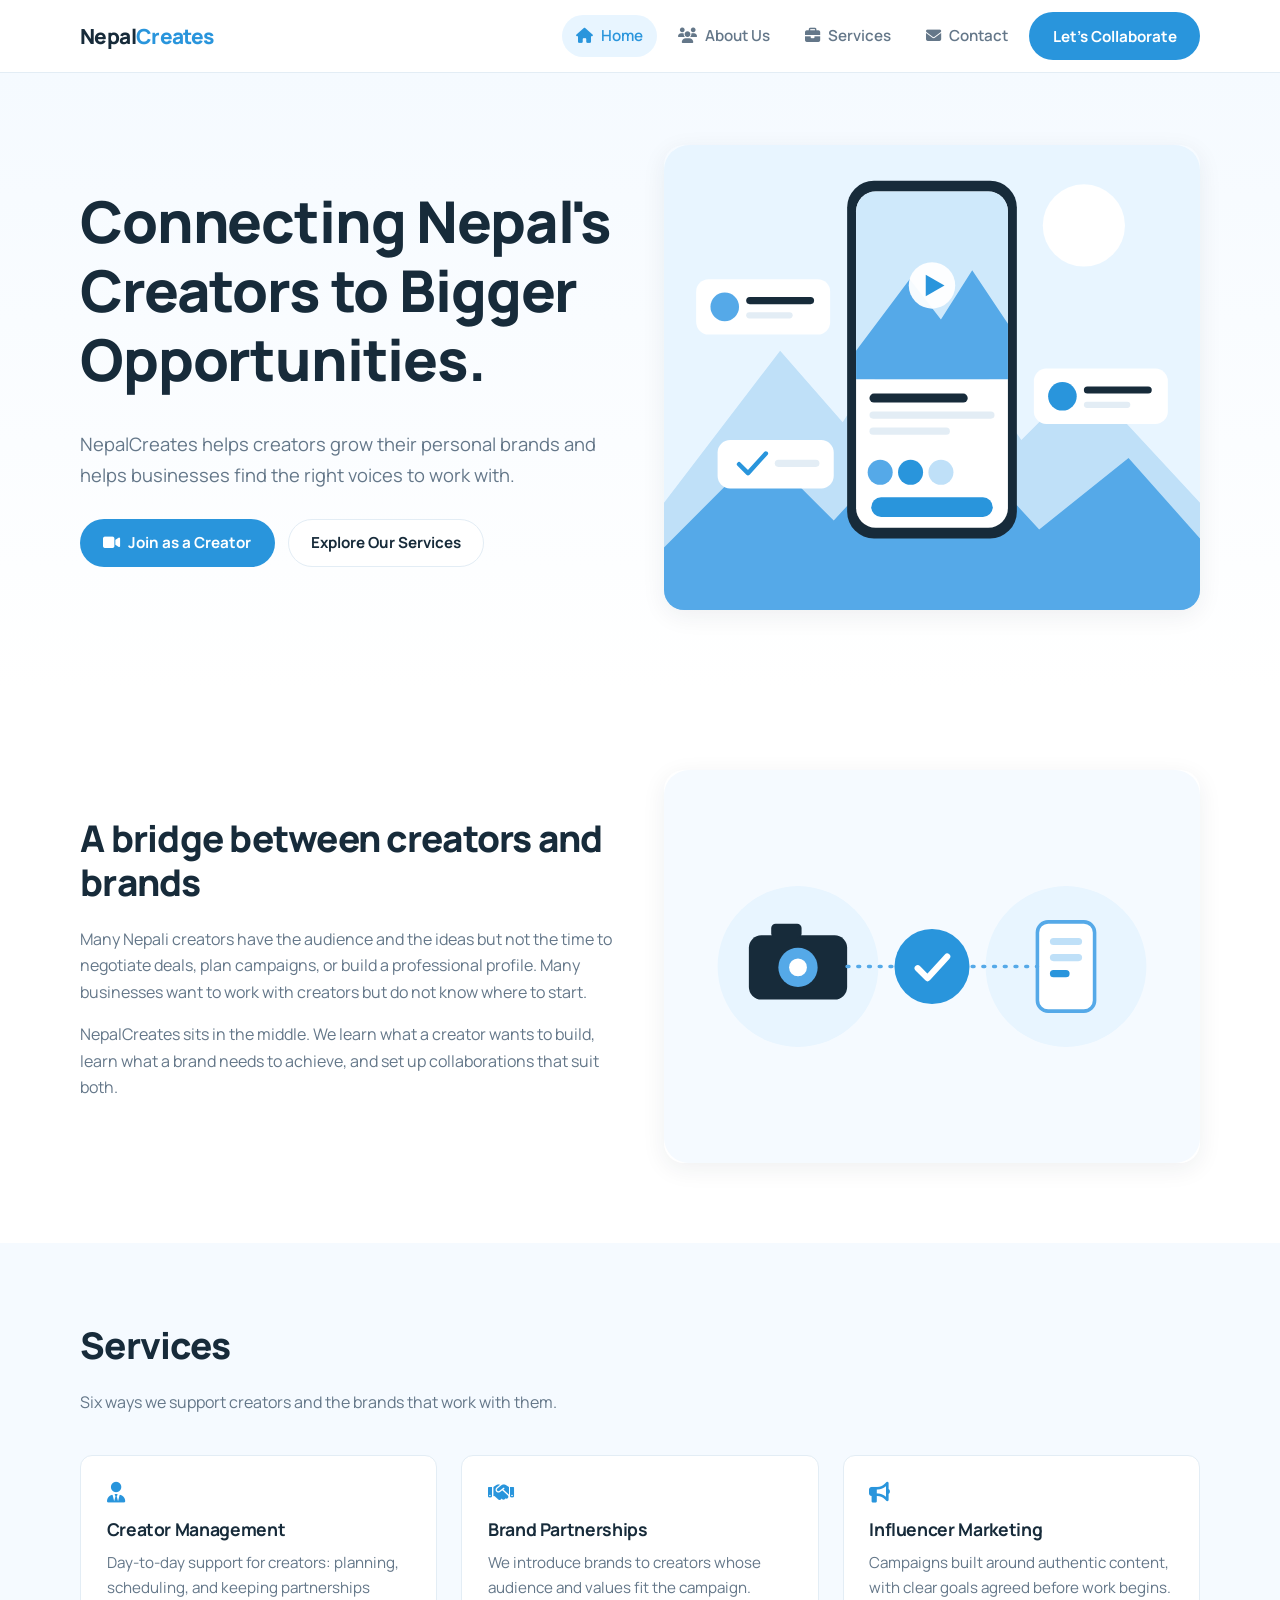
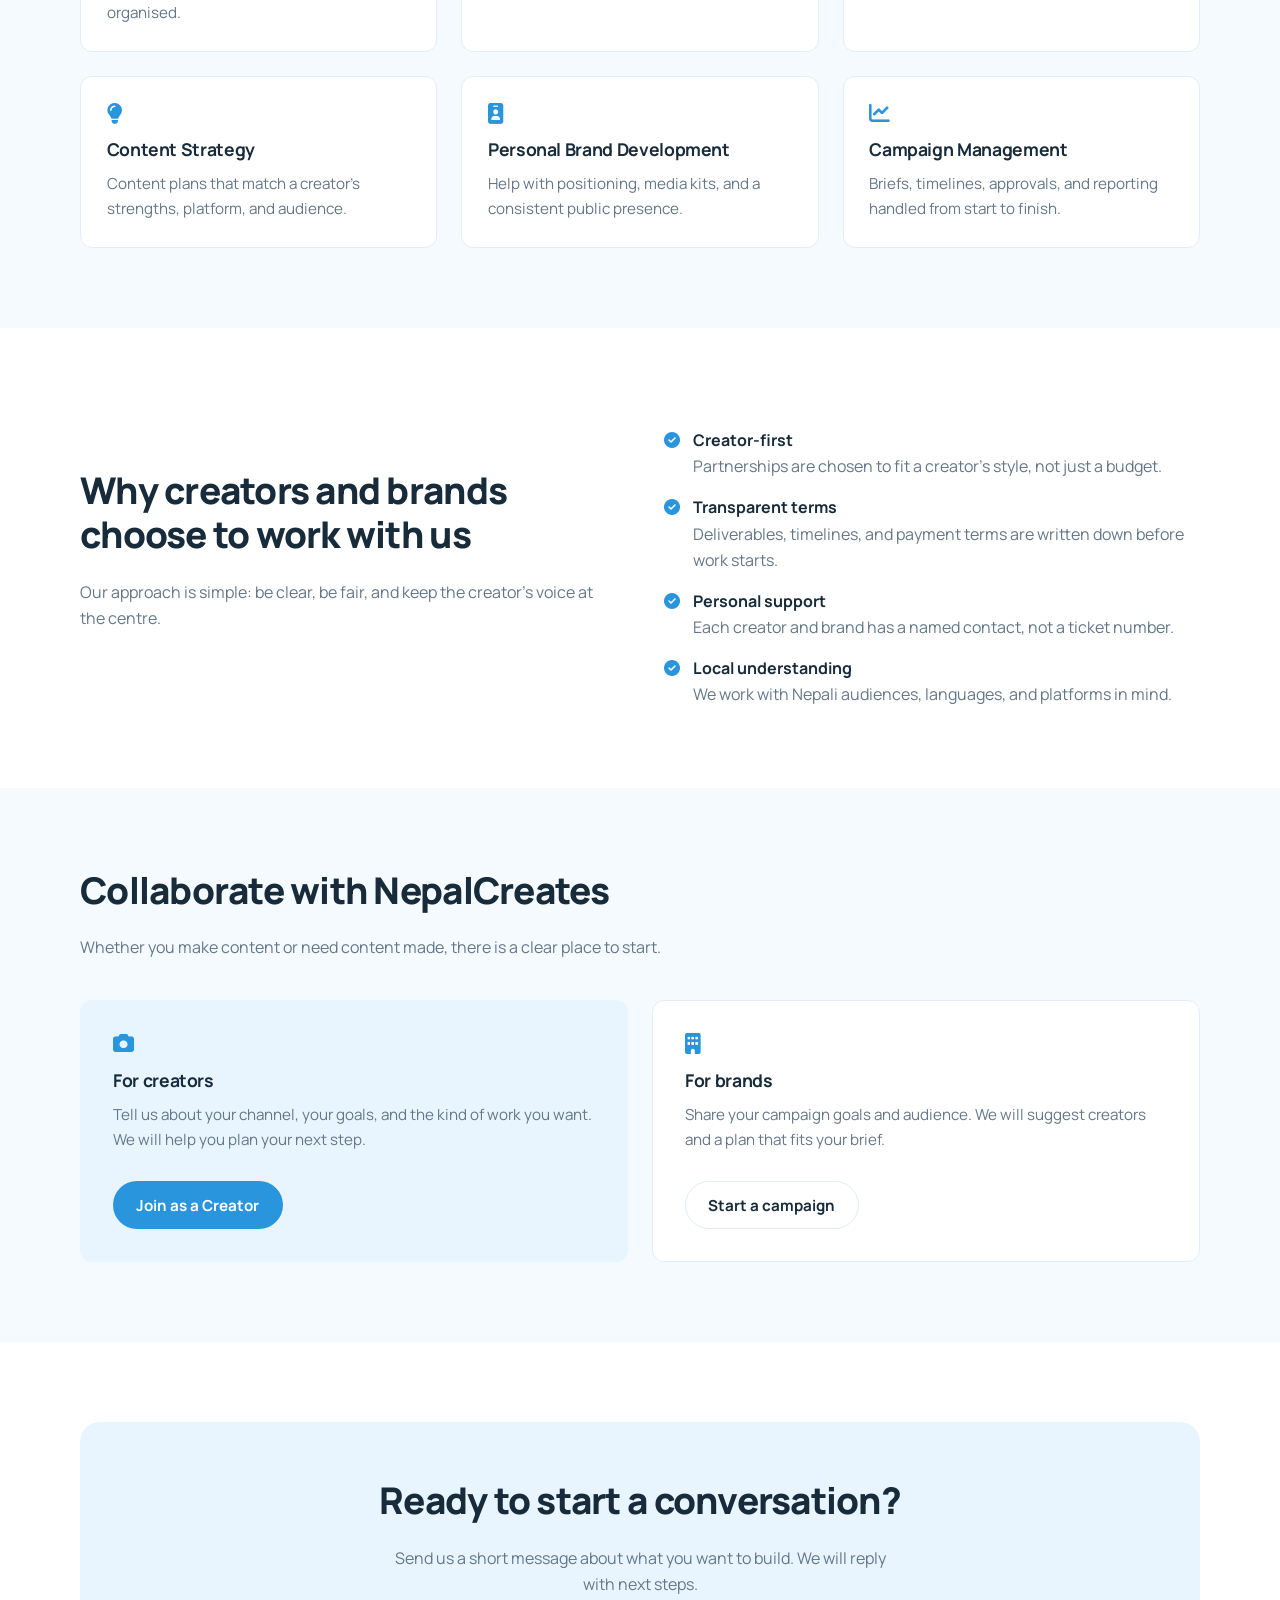
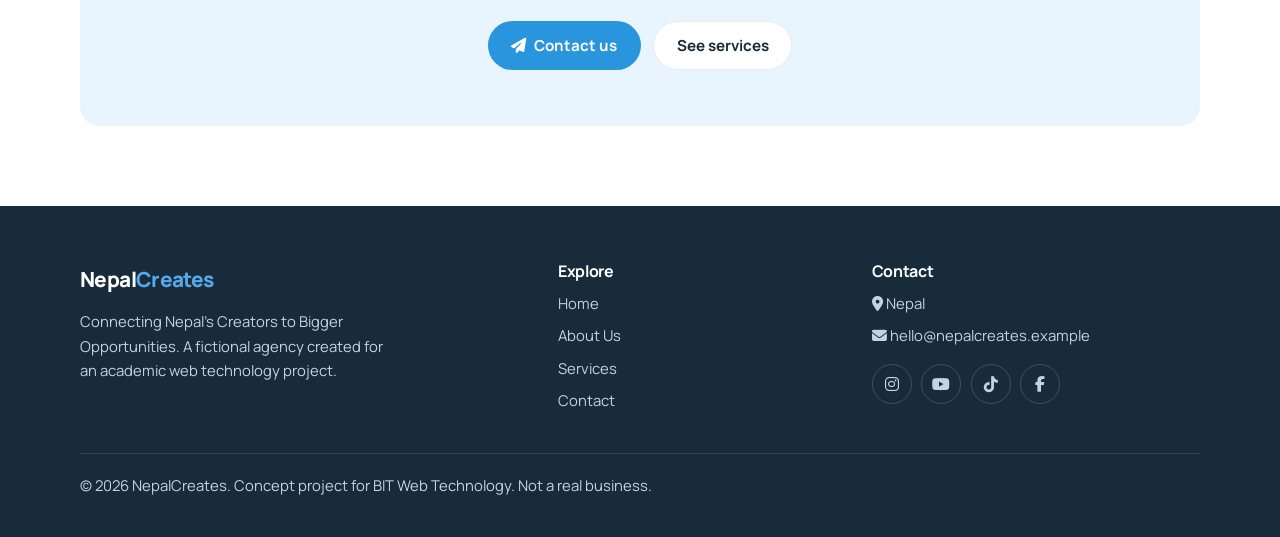
<file: index.html>
<!DOCTYPE html>
<html lang="en">
<head>
  <meta charset="UTF-8">
  <meta name="viewport" content="width=device-width, initial-scale=1.0">
  <title>NepalCreates | Creator Management Agency in Nepal</title>
  <meta name="description" content="NepalCreates connects Nepal's creators with brands and helps them grow professionally.">
  <link rel="preconnect" href="https://fonts.googleapis.com">
  <link href="https://fonts.googleapis.com/css2?family=Manrope:wght@400;500;600;700;800&display=swap" rel="stylesheet">
  <link rel="stylesheet" href="https://cdnjs.cloudflare.com/ajax/libs/font-awesome/6.5.1/css/all.min.css">
  <link rel="stylesheet" href="css/style.css">
  <script src="js/script.js" defer></script>
</head>
<body>
<header class="site-header">
  <nav class="nav container" aria-label="Main navigation">
    <a href="index.html" class="logo">Nepal<span>Creates</span></a>
    <button class="menu-toggle" aria-label="Toggle menu" aria-expanded="false" aria-controls="nav-menu"><i class="fa-solid fa-bars"></i></button>
    <ul class="nav-menu" id="nav-menu">
      <li><a class="nav-link" href="index.html"><i class="fa-solid fa-house"></i>Home</a></li>
      <li><a class="nav-link" href="about.html"><i class="fa-solid fa-users"></i>About Us</a></li>
      <li><a class="nav-link" href="index.html#services"><i class="fa-solid fa-briefcase"></i>Services</a></li>
      <li><a class="nav-link" href="contact.html"><i class="fa-solid fa-envelope"></i>Contact</a></li>
      <li><a class="btn btn-primary" href="contact.html">Let's Collaborate</a></li>
    </ul>
  </nav>
</header>
<main>
  <section class="hero">
    <div class="container split">
      <div>
        <h1>Connecting Nepal's Creators to Bigger Opportunities.</h1>
        <p class="lead">NepalCreates helps creators grow their personal brands and helps businesses find the right voices to work with.</p>
        <div class="btn-row">
          <a class="btn btn-primary" href="contact.html"><i class="fa-solid fa-video"></i>Join as a Creator</a>
          <a class="btn btn-outline" href="#services">Explore Our Services</a>
        </div>
      </div>
      <div class="hero-art"><img src="images/hero.svg" alt="Phone showing a video of Himalayan peaks, surrounded by creator profile cards" width="600" height="520"></div>
    </div>
  </section>

  <section class="section" id="introduction">
    <div class="container split">
      <div>
        <h2>A bridge between creators and brands</h2>
        <p>Many Nepali creators have the audience and the ideas but not the time to negotiate deals, plan campaigns, or build a professional profile. Many businesses want to work with creators but do not know where to start.</p>
        <p>NepalCreates sits in the middle. We learn what a creator wants to build, learn what a brand needs to achieve, and set up collaborations that suit both.</p>
      </div>
      <div class="about-art"><img src="images/about.svg" alt="A camera and a brand brief joined by a confirmed link" width="600" height="440" loading="lazy"></div>
    </div>
  </section>

  <section class="section section--soft" id="services">
    <div class="container">
      <div class="section-head">
        <h2>Services</h2>
        <p>Six ways we support creators and the brands that work with them.</p>
      </div>
      <div class="grid-3">
        <article class="card"><i class="fa-solid fa-user-tie icon"></i><h3>Creator Management</h3><p>Day-to-day support for creators: planning, scheduling, and keeping partnerships organised.</p></article><article class="card"><i class="fa-solid fa-handshake icon"></i><h3>Brand Partnerships</h3><p>We introduce brands to creators whose audience and values fit the campaign.</p></article><article class="card"><i class="fa-solid fa-bullhorn icon"></i><h3>Influencer Marketing</h3><p>Campaigns built around authentic content, with clear goals agreed before work begins.</p></article><article class="card"><i class="fa-solid fa-lightbulb icon"></i><h3>Content Strategy</h3><p>Content plans that match a creator's strengths, platform, and audience.</p></article><article class="card"><i class="fa-solid fa-id-badge icon"></i><h3>Personal Brand Development</h3><p>Help with positioning, media kits, and a consistent public presence.</p></article><article class="card"><i class="fa-solid fa-chart-line icon"></i><h3>Campaign Management</h3><p>Briefs, timelines, approvals, and reporting handled from start to finish.</p></article>
      </div>
    </div>
  </section>

  <section class="section" id="why-us">
    <div class="container split">
      <div>
        <h2>Why creators and brands choose to work with us</h2>
        <p>Our approach is simple: be clear, be fair, and keep the creator's voice at the centre.</p>
      </div>
      <ul class="check-list">
        <li><i class="fa-solid fa-circle-check"></i><span><strong>Creator-first</strong>Partnerships are chosen to fit a creator's style, not just a budget.</span></li>
        <li><i class="fa-solid fa-circle-check"></i><span><strong>Transparent terms</strong>Deliverables, timelines, and payment terms are written down before work starts.</span></li>
        <li><i class="fa-solid fa-circle-check"></i><span><strong>Personal support</strong>Each creator and brand has a named contact, not a ticket number.</span></li>
        <li><i class="fa-solid fa-circle-check"></i><span><strong>Local understanding</strong>We work with Nepali audiences, languages, and platforms in mind.</span></li>
      </ul>
    </div>
  </section>

  <section class="section section--soft" id="collaborate">
    <div class="container">
      <div class="section-head">
        <h2>Collaborate with NepalCreates</h2>
        <p>Whether you make content or need content made, there is a clear place to start.</p>
      </div>
      <div class="duo">
        <article class="card card--creator">
          <i class="fa-solid fa-camera icon"></i>
          <h3>For creators</h3>
          <p>Tell us about your channel, your goals, and the kind of work you want. We will help you plan your next step.</p>
          <div class="btn-row"><a class="btn btn-primary" href="contact.html">Join as a Creator</a></div>
        </article>
        <article class="card">
          <i class="fa-solid fa-building icon"></i>
          <h3>For brands</h3>
          <p>Share your campaign goals and audience. We will suggest creators and a plan that fits your brief.</p>
          <div class="btn-row"><a class="btn btn-outline" href="contact.html">Start a campaign</a></div>
        </article>
      </div>
    </div>
  </section>

  <section class="section">
    <div class="container">
      <div class="cta">
        <h2>Ready to start a conversation?</h2>
        <p>Send us a short message about what you want to build. We will reply with next steps.</p>
        <div class="btn-row">
          <a class="btn btn-primary" href="contact.html"><i class="fa-solid fa-paper-plane"></i>Contact us</a>
          <a class="btn btn-outline" href="index.html#services">See services</a>
        </div>
      </div>
    </div>
  </section>
</main>
<footer class="site-footer">
  <div class="container">
    <div class="footer-grid">
      <div>
        <a href="index.html" class="logo">Nepal<span>Creates</span></a>
        <p style="margin-top:.8rem;max-width:320px">Connecting Nepal's Creators to Bigger Opportunities. A fictional agency created for an academic web technology project.</p>
      </div>
      <div>
        <h3>Explore</h3>
        <ul>
          <li><a href="index.html">Home</a></li>
          <li><a href="about.html">About Us</a></li>
          <li><a href="index.html#services">Services</a></li>
          <li><a href="contact.html">Contact</a></li>
        </ul>
      </div>
      <div>
        <h3>Contact</h3>
        <ul>
          <li><i class="fa-solid fa-location-dot"></i> Nepal</li>
          <li><i class="fa-solid fa-envelope"></i> hello@nepalcreates.example</li>
        </ul>
        <div class="social" style="margin-top:1rem">
          <a href="https://www.instagram.com" target="_blank" rel="noopener" aria-label="Instagram"><i class="fa-brands fa-instagram"></i></a>
          <a href="https://www.youtube.com" target="_blank" rel="noopener" aria-label="YouTube"><i class="fa-brands fa-youtube"></i></a>
          <a href="https://www.tiktok.com" target="_blank" rel="noopener" aria-label="TikTok"><i class="fa-brands fa-tiktok"></i></a>
          <a href="https://www.facebook.com" target="_blank" rel="noopener" aria-label="Facebook"><i class="fa-brands fa-facebook-f"></i></a>
        </div>
      </div>
    </div>
    <p class="footer-bottom">&copy; <span id="year">2026</span> NepalCreates. Concept project for BIT Web Technology. Not a real business.</p>
  </div>
</footer>
</body>
</html>
</file>
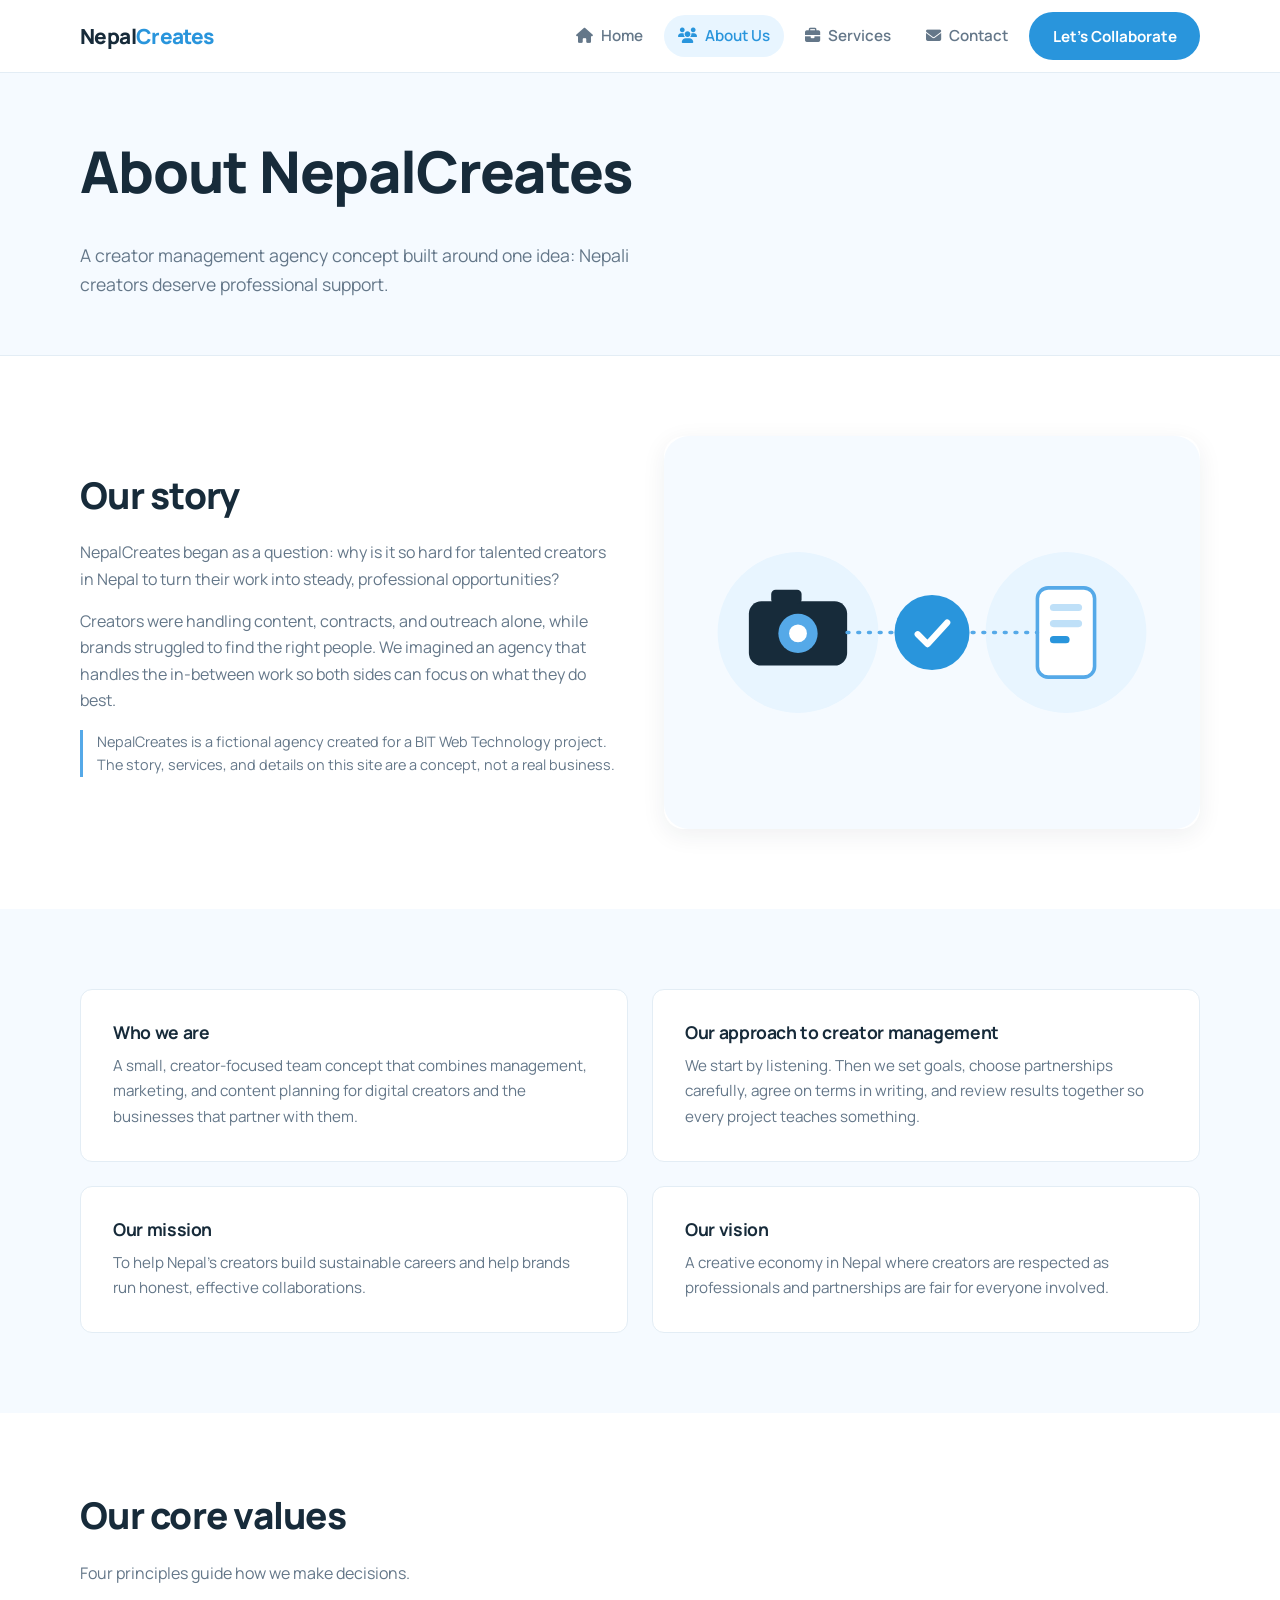
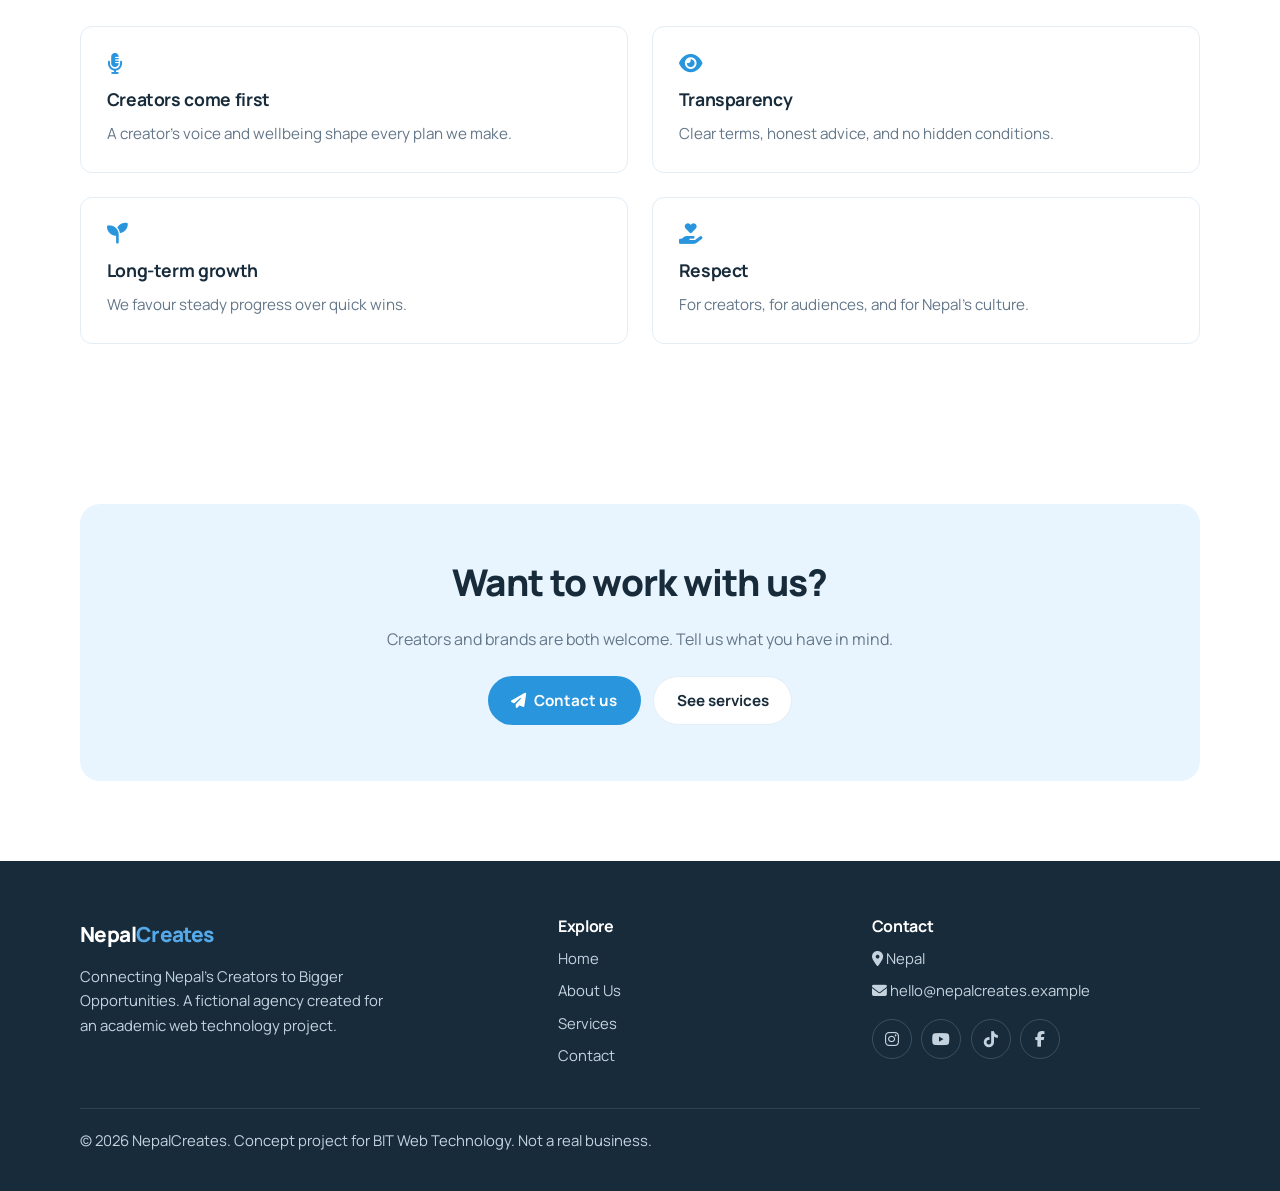
<file: about.html>
<!DOCTYPE html>
<html lang="en">
<head>
  <meta charset="UTF-8">
  <meta name="viewport" content="width=device-width, initial-scale=1.0">
  <title>About Us | NepalCreates</title>
  <meta name="description" content="The story, mission, vision, and values behind NepalCreates.">
  <link rel="preconnect" href="https://fonts.googleapis.com">
  <link href="https://fonts.googleapis.com/css2?family=Manrope:wght@400;500;600;700;800&display=swap" rel="stylesheet">
  <link rel="stylesheet" href="https://cdnjs.cloudflare.com/ajax/libs/font-awesome/6.5.1/css/all.min.css">
  <link rel="stylesheet" href="css/style.css">
  <script src="js/script.js" defer></script>
</head>
<body>
<header class="site-header">
  <nav class="nav container" aria-label="Main navigation">
    <a href="index.html" class="logo">Nepal<span>Creates</span></a>
    <button class="menu-toggle" aria-label="Toggle menu" aria-expanded="false" aria-controls="nav-menu"><i class="fa-solid fa-bars"></i></button>
    <ul class="nav-menu" id="nav-menu">
      <li><a class="nav-link" href="index.html"><i class="fa-solid fa-house"></i>Home</a></li>
      <li><a class="nav-link" href="about.html"><i class="fa-solid fa-users"></i>About Us</a></li>
      <li><a class="nav-link" href="index.html#services"><i class="fa-solid fa-briefcase"></i>Services</a></li>
      <li><a class="nav-link" href="contact.html"><i class="fa-solid fa-envelope"></i>Contact</a></li>
      <li><a class="btn btn-primary" href="contact.html">Let's Collaborate</a></li>
    </ul>
  </nav>
</header>
<main>
  <section class="page-hero">
    <div class="container">
      <h1>About NepalCreates</h1>
      <p>A creator management agency concept built around one idea: Nepali creators deserve professional support.</p>
    </div>
  </section>

  <section class="section">
    <div class="container split">
      <div>
        <h2>Our story</h2>
        <p>NepalCreates began as a question: why is it so hard for talented creators in Nepal to turn their work into steady, professional opportunities?</p>
        <p>Creators were handling content, contracts, and outreach alone, while brands struggled to find the right people. We imagined an agency that handles the in-between work so both sides can focus on what they do best.</p>
        <p class="note">NepalCreates is a fictional agency created for a BIT Web Technology project. The story, services, and details on this site are a concept, not a real business.</p>
      </div>
      <div class="about-art"><img src="images/about.svg" alt="A camera and a brand brief joined by a confirmed link" width="600" height="440"></div>
    </div>
  </section>

  <section class="section section--soft">
    <div class="container">
      <div class="duo">
        <article class="card"><h3>Who we are</h3><p>A small, creator-focused team concept that combines management, marketing, and content planning for digital creators and the businesses that partner with them.</p></article>
        <article class="card"><h3>Our approach to creator management</h3><p>We start by listening. Then we set goals, choose partnerships carefully, agree on terms in writing, and review results together so every project teaches something.</p></article>
        <article class="card"><h3>Our mission</h3><p>To help Nepal's creators build sustainable careers and help brands run honest, effective collaborations.</p></article>
        <article class="card"><h3>Our vision</h3><p>A creative economy in Nepal where creators are respected as professionals and partnerships are fair for everyone involved.</p></article>
      </div>
    </div>
  </section>

  <section class="section">
    <div class="container">
      <div class="section-head"><h2>Our core values</h2><p>Four principles guide how we make decisions.</p></div>
      <div class="values-grid">
        <article class="card"><i class="fa-solid fa-microphone-lines icon"></i><h3>Creators come first</h3><p>A creator's voice and wellbeing shape every plan we make.</p></article>
        <article class="card"><i class="fa-solid fa-eye icon"></i><h3>Transparency</h3><p>Clear terms, honest advice, and no hidden conditions.</p></article>
        <article class="card"><i class="fa-solid fa-seedling icon"></i><h3>Long-term growth</h3><p>We favour steady progress over quick wins.</p></article>
        <article class="card"><i class="fa-solid fa-hand-holding-heart icon"></i><h3>Respect</h3><p>For creators, for audiences, and for Nepal's culture.</p></article>
      </div>
    </div>
  </section>

  <section class="section">
    <div class="container">
      <div class="cta">
        <h2>Want to work with us?</h2>
        <p>Creators and brands are both welcome. Tell us what you have in mind.</p>
        <div class="btn-row">
          <a class="btn btn-primary" href="contact.html"><i class="fa-solid fa-paper-plane"></i>Contact us</a>
          <a class="btn btn-outline" href="index.html#services">See services</a>
        </div>
      </div>
    </div>
  </section>
</main>
<footer class="site-footer">
  <div class="container">
    <div class="footer-grid">
      <div>
        <a href="index.html" class="logo">Nepal<span>Creates</span></a>
        <p style="margin-top:.8rem;max-width:320px">Connecting Nepal's Creators to Bigger Opportunities. A fictional agency created for an academic web technology project.</p>
      </div>
      <div>
        <h3>Explore</h3>
        <ul>
          <li><a href="index.html">Home</a></li>
          <li><a href="about.html">About Us</a></li>
          <li><a href="index.html#services">Services</a></li>
          <li><a href="contact.html">Contact</a></li>
        </ul>
      </div>
      <div>
        <h3>Contact</h3>
        <ul>
          <li><i class="fa-solid fa-location-dot"></i> Nepal</li>
          <li><i class="fa-solid fa-envelope"></i> hello@nepalcreates.example</li>
        </ul>
        <div class="social" style="margin-top:1rem">
          <a href="https://www.instagram.com" target="_blank" rel="noopener" aria-label="Instagram"><i class="fa-brands fa-instagram"></i></a>
          <a href="https://www.youtube.com" target="_blank" rel="noopener" aria-label="YouTube"><i class="fa-brands fa-youtube"></i></a>
          <a href="https://www.tiktok.com" target="_blank" rel="noopener" aria-label="TikTok"><i class="fa-brands fa-tiktok"></i></a>
          <a href="https://www.facebook.com" target="_blank" rel="noopener" aria-label="Facebook"><i class="fa-brands fa-facebook-f"></i></a>
        </div>
      </div>
    </div>
    <p class="footer-bottom">&copy; <span id="year">2026</span> NepalCreates. Concept project for BIT Web Technology. Not a real business.</p>
  </div>
</footer>
</body>
</html>
</file>
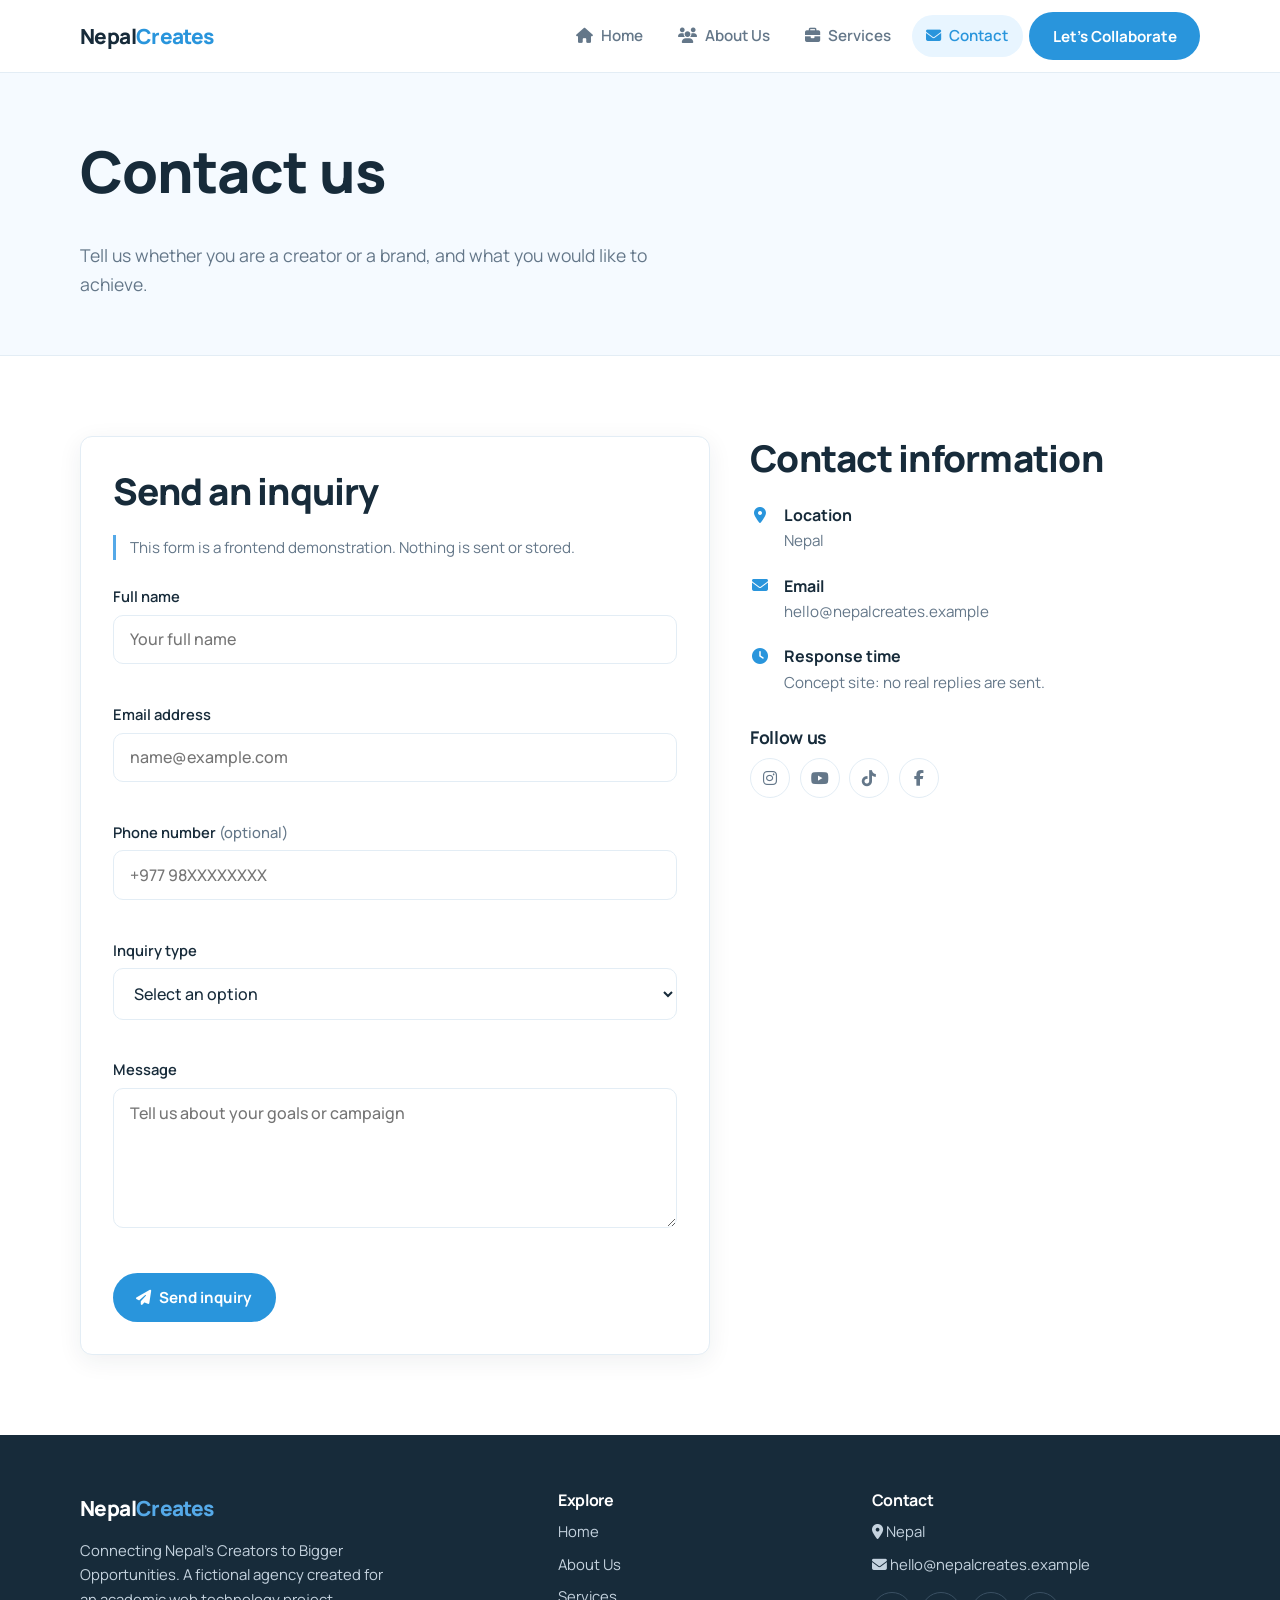
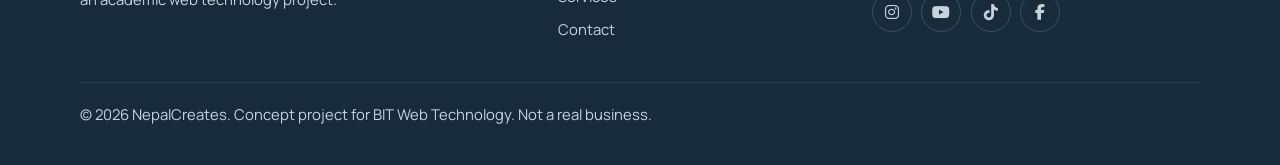
<file: contact.html>
<!DOCTYPE html>
<html lang="en">
<head>
  <meta charset="UTF-8">
  <meta name="viewport" content="width=device-width, initial-scale=1.0">
  <title>Contact Us | NepalCreates</title>
  <meta name="description" content="Contact NepalCreates about creator management or brand collaborations.">
  <link rel="preconnect" href="https://fonts.googleapis.com">
  <link href="https://fonts.googleapis.com/css2?family=Manrope:wght@400;500;600;700;800&display=swap" rel="stylesheet">
  <link rel="stylesheet" href="https://cdnjs.cloudflare.com/ajax/libs/font-awesome/6.5.1/css/all.min.css">
  <link rel="stylesheet" href="css/style.css">
  <script src="js/script.js" defer></script>
</head>
<body>
<header class="site-header">
  <nav class="nav container" aria-label="Main navigation">
    <a href="index.html" class="logo">Nepal<span>Creates</span></a>
    <button class="menu-toggle" aria-label="Toggle menu" aria-expanded="false" aria-controls="nav-menu"><i class="fa-solid fa-bars"></i></button>
    <ul class="nav-menu" id="nav-menu">
      <li><a class="nav-link" href="index.html"><i class="fa-solid fa-house"></i>Home</a></li>
      <li><a class="nav-link" href="about.html"><i class="fa-solid fa-users"></i>About Us</a></li>
      <li><a class="nav-link" href="index.html#services"><i class="fa-solid fa-briefcase"></i>Services</a></li>
      <li><a class="nav-link" href="contact.html"><i class="fa-solid fa-envelope"></i>Contact</a></li>
      <li><a class="btn btn-primary" href="contact.html">Let's Collaborate</a></li>
    </ul>
  </nav>
</header>
<main>
  <section class="page-hero">
    <div class="container">
      <h1>Contact us</h1>
      <p>Tell us whether you are a creator or a brand, and what you would like to achieve.</p>
    </div>
  </section>

  <section class="section">
    <div class="container contact-layout">
      <div class="card form-card">
        <h2>Send an inquiry</h2>
        <p class="note">This form is a frontend demonstration. Nothing is sent or stored.</p>
        <form id="contact-form" novalidate style="margin-top:1.5rem">
          <div class="field">
            <label for="name">Full name</label>
            <input type="text" id="name" name="name" autocomplete="name" placeholder="Your full name">
            <div class="error-msg" role="alert"></div>
          </div>
          <div class="field">
            <label for="email">Email address</label>
            <input type="email" id="email" name="email" autocomplete="email" placeholder="name@example.com">
            <div class="error-msg" role="alert"></div>
          </div>
          <div class="field">
            <label for="phone">Phone number <span class="optional">(optional)</span></label>
            <input type="tel" id="phone" name="phone" autocomplete="tel" placeholder="+977 98XXXXXXXX">
            <div class="error-msg" role="alert"></div>
          </div>
          <div class="field">
            <label for="inquiry">Inquiry type</label>
            <select id="inquiry" name="inquiry">
              <option value="">Select an option</option>
              <option value="creator">I am a creator</option>
              <option value="brand">I represent a brand</option>
              <option value="partnership">Partnership question</option>
              <option value="other">Something else</option>
            </select>
            <div class="error-msg" role="alert"></div>
          </div>
          <div class="field">
            <label for="message">Message</label>
            <textarea id="message" name="message" placeholder="Tell us about your goals or campaign"></textarea>
            <div class="error-msg" role="alert"></div>
          </div>
          <button type="submit" class="btn btn-primary"><i class="fa-solid fa-paper-plane"></i>Send inquiry</button>
          <div id="form-status" class="form-status" role="status" aria-live="polite"></div>
        </form>
      </div>

      <aside>
        <h2>Contact information</h2>
        <ul class="info-list">
          <li><i class="fa-solid fa-location-dot"></i><div><strong>Location</strong><span>Nepal</span></div></li>
          <li><i class="fa-solid fa-envelope"></i><div><strong>Email</strong><span>hello@nepalcreates.example</span></div></li>
          <li><i class="fa-solid fa-clock"></i><div><strong>Response time</strong><span>Concept site: no real replies are sent.</span></div></li>
        </ul>
        <h3 style="margin-top:2rem">Follow us</h3>
        <div class="social">
          <a href="https://www.instagram.com" target="_blank" rel="noopener" aria-label="Instagram"><i class="fa-brands fa-instagram"></i></a>
          <a href="https://www.youtube.com" target="_blank" rel="noopener" aria-label="YouTube"><i class="fa-brands fa-youtube"></i></a>
          <a href="https://www.tiktok.com" target="_blank" rel="noopener" aria-label="TikTok"><i class="fa-brands fa-tiktok"></i></a>
          <a href="https://www.facebook.com" target="_blank" rel="noopener" aria-label="Facebook"><i class="fa-brands fa-facebook-f"></i></a>
        </div>
      </aside>
    </div>
  </section>

</main>
<footer class="site-footer">
  <div class="container">
    <div class="footer-grid">
      <div>
        <a href="index.html" class="logo">Nepal<span>Creates</span></a>
        <p style="margin-top:.8rem;max-width:320px">Connecting Nepal's Creators to Bigger Opportunities. A fictional agency created for an academic web technology project.</p>
      </div>
      <div>
        <h3>Explore</h3>
        <ul>
          <li><a href="index.html">Home</a></li>
          <li><a href="about.html">About Us</a></li>
          <li><a href="index.html#services">Services</a></li>
          <li><a href="contact.html">Contact</a></li>
        </ul>
      </div>
      <div>
        <h3>Contact</h3>
        <ul>
          <li><i class="fa-solid fa-location-dot"></i> Nepal</li>
          <li><i class="fa-solid fa-envelope"></i> hello@nepalcreates.example</li>
        </ul>
        <div class="social" style="margin-top:1rem">
          <a href="https://www.instagram.com" target="_blank" rel="noopener" aria-label="Instagram"><i class="fa-brands fa-instagram"></i></a>
          <a href="https://www.youtube.com" target="_blank" rel="noopener" aria-label="YouTube"><i class="fa-brands fa-youtube"></i></a>
          <a href="https://www.tiktok.com" target="_blank" rel="noopener" aria-label="TikTok"><i class="fa-brands fa-tiktok"></i></a>
          <a href="https://www.facebook.com" target="_blank" rel="noopener" aria-label="Facebook"><i class="fa-brands fa-facebook-f"></i></a>
        </div>
      </div>
    </div>
    <p class="footer-bottom">&copy; <span id="year">2026</span> NepalCreates. Concept project for BIT Web Technology. Not a real business.</p>
  </div>
</footer>
</body>
</html>
</file>
<file: css/style.css>
/* NepalCreates — main stylesheet
   1. Variables  2. Base  3. Layout helpers  4. Header/nav  5. Buttons
   6. Hero  7. Sections/cards  8. Forms  9. Footer  10. Responsive */

/* 1. VARIABLES */
:root {
  --bg: #ffffff; --bg-soft: #f5faff; --sky: #e8f5ff;
  --blue: #55a9e8; --blue-dark: #2995dc;
  --text: #172b3a; --muted: #647789; --border: #e3edf5;
  --radius: 12px; --radius-lg: 20px;
  --shadow: 0 6px 24px rgba(23, 43, 58, .07);
  --font: "Manrope", system-ui, sans-serif;
  --container: 1120px;
}

/* 2. BASE */
*, *::before, *::after { box-sizing: border-box; }
html { scroll-behavior: smooth; }
body { margin: 0; font-family: var(--font); color: var(--text); background: var(--bg); line-height: 1.65; overflow-x: hidden; }
img { max-width: 100%; height: auto; display: block; }
a { color: inherit; text-decoration: none; }
h1, h2, h3 { line-height: 1.2; margin: 0 0 .6em; letter-spacing: -.02em; }
h1 { font-size: clamp(2.2rem, 5vw, 3.6rem); font-weight: 800; }
h2 { font-size: clamp(1.6rem, 3.2vw, 2.3rem); font-weight: 800; }
h3 { font-size: 1.1rem; font-weight: 700; }
p { margin: 0 0 1em; color: var(--muted); }
:focus-visible { outline: 3px solid var(--blue); outline-offset: 2px; }

/* 3. LAYOUT HELPERS */
.container { width: min(100% - 2.5rem, var(--container)); margin-inline: auto; }
.section { padding: 5rem 0; }
.section--soft { background: var(--bg-soft); }
.section-head { max-width: 620px; margin-bottom: 2.5rem; }
.split { display: grid; grid-template-columns: 1fr 1fr; gap: 3rem; align-items: center; }   /* Grid */
.grid-3 { display: grid; grid-template-columns: repeat(3, 1fr); gap: 1.5rem; }              /* Grid */

/* 4. HEADER / NAV */
.site-header { position: sticky; top: 0; z-index: 50; background: rgba(255,255,255,.96); border-bottom: 1px solid var(--border); }
.nav { display: flex; align-items: center; justify-content: space-between; height: 72px; }   /* Flexbox */
.logo { font-weight: 800; font-size: 1.3rem; letter-spacing: -.03em; }
.logo span { color: var(--blue-dark); }
.nav-menu { display: flex; align-items: center; gap: .4rem; list-style: none; margin: 0; padding: 0; }
.nav-link { display: flex; align-items: center; gap: .5rem; padding: .5rem .9rem; border-radius: 999px; font-weight: 600; font-size: .95rem; color: var(--muted); transition: background .2s, color .2s; }
.nav-link:hover { background: var(--sky); color: var(--text); }
.nav-link.active { background: var(--sky); color: var(--blue-dark); }
.menu-toggle { display: none; background: none; border: 1px solid var(--border); border-radius: 10px; width: 44px; height: 44px; font-size: 1.1rem; color: var(--text); cursor: pointer; }

/* 5. BUTTONS */
.btn { display: inline-flex; align-items: center; justify-content: center; gap: .5rem; padding: .8rem 1.4rem; border-radius: 999px; font: 700 .95rem var(--font); border: 1.5px solid transparent; cursor: pointer; transition: background .2s, transform .2s, border-color .2s; }
.btn-primary { background: var(--blue-dark); color: #fff; }
.btn-primary:hover { background: #1f82c6; transform: translateY(-1px); }
.btn-outline { background: #fff; border-color: var(--border); color: var(--text); }
.btn-outline:hover { border-color: var(--blue); background: var(--sky); }
.btn-row { display: flex; flex-wrap: wrap; gap: .8rem; margin-top: 1.8rem; }

/* 6. HERO */
.hero { background: linear-gradient(180deg, var(--bg-soft), #fff); padding: 4.5rem 0 5rem; }
.hero p.lead { font-size: 1.15rem; max-width: 520px; }
.page-hero { background: var(--bg-soft); padding: 4rem 0 3.5rem; border-bottom: 1px solid var(--border); }
.page-hero p { max-width: 620px; font-size: 1.1rem; margin: 0; }
.hero-art img, .about-art img { border-radius: var(--radius-lg); box-shadow: var(--shadow); width: 100%; }
.note { font-size: .9rem; color: var(--muted); border-left: 3px solid var(--blue); padding-left: .9rem; }

/* 7. SECTIONS / CARDS */
.card { background: #fff; border: 1px solid var(--border); border-radius: var(--radius); padding: 1.6rem; }
.card i.icon { color: var(--blue-dark); font-size: 1.3rem; margin-bottom: 1rem; display: block; }
.card p { margin: 0; font-size: .95rem; }
.card:hover { box-shadow: var(--shadow); }
.check-list { list-style: none; padding: 0; margin: 1.2rem 0 0; display: grid; gap: .9rem; }
.check-list li { display: flex; gap: .8rem; color: var(--muted); }
.check-list i { color: var(--blue-dark); margin-top: .3rem; }
.check-list strong { color: var(--text); display: block; }
.duo { display: grid; grid-template-columns: 1fr 1fr; gap: 1.5rem; }
.duo .card { padding: 2rem; }
.duo .card--creator { background: var(--sky); border-color: transparent; }
.cta { background: var(--sky); border-radius: var(--radius-lg); padding: 3.5rem 2rem; text-align: center; }
.cta p { max-width: 520px; margin: 0 auto 1.5rem; }
.cta .btn-row { justify-content: center; margin-top: 0; }
.values-grid { display: grid; grid-template-columns: repeat(2, 1fr); gap: 1.5rem; }

/* 8. FORMS */
.contact-layout { display: grid; grid-template-columns: 1.4fr 1fr; gap: 2.5rem; align-items: start; }
.form-card { padding: 2rem; box-shadow: var(--shadow); }
.field { margin-bottom: 1.2rem; }
.field label { display: block; font-weight: 600; font-size: .92rem; margin-bottom: .4rem; }
.field input, .field select, .field textarea { width: 100%; padding: .8rem 1rem; border: 1.5px solid var(--border); border-radius: 10px; font: 500 1rem var(--font); color: var(--text); background: #fff; transition: border-color .2s; }
.field textarea { min-height: 140px; resize: vertical; }
.field input:focus, .field select:focus, .field textarea:focus { border-color: var(--blue); outline: none; box-shadow: 0 0 0 3px var(--sky); }
.field.invalid input, .field.invalid select, .field.invalid textarea { border-color: #d64545; }
.error-msg { color: #b93030; font-size: .85rem; margin-top: .3rem; min-height: 1em; }
.optional { font-weight: 500; color: var(--muted); }
.form-status { margin-top: 1rem; padding: .9rem 1rem; border-radius: 10px; font-size: .95rem; display: none; }
.form-status.success { display: block; background: #eaf7ef; color: #1d6b3a; }
.form-status.error { display: block; background: #fdecec; color: #8f2424; }
.info-list { list-style: none; padding: 0; margin: 0; display: grid; gap: 1.2rem; }
.info-list li { display: flex; gap: .9rem; align-items: flex-start; }
.info-list i { color: var(--blue-dark); width: 20px; margin-top: .3rem; text-align: center; }
.info-list span { color: var(--muted); display: block; font-size: .95rem; }
.social { display: flex; gap: .6rem; }
.social a { width: 40px; height: 40px; display: grid; place-items: center; border-radius: 50%; border: 1px solid var(--border); color: var(--muted); transition: background .2s, color .2s; }
.social a:hover { background: var(--blue-dark); color: #fff; border-color: var(--blue-dark); }

/* 9. FOOTER */
.site-footer { background: var(--text); color: #c5d3df; padding: 3.5rem 0 1.5rem; }
.footer-grid { display: grid; grid-template-columns: 1.6fr 1fr 1.2fr; gap: 2.5rem; }
.site-footer .logo { color: #fff; }
.site-footer .logo span { color: var(--blue); }
.site-footer h3 { color: #fff; font-size: 1rem; }
.site-footer p, .site-footer li { color: #c5d3df; font-size: .93rem; }
.site-footer ul { list-style: none; padding: 0; margin: 0; display: grid; gap: .5rem; }
.site-footer a:hover { color: #fff; }
.site-footer .social a { border-color: #3a5063; color: #c5d3df; }
.footer-bottom { border-top: 1px solid #2c4254; margin-top: 2.5rem; padding-top: 1.2rem; font-size: .85rem; }

/* 10. RESPONSIVE */
@media (max-width: 900px) {
  .split, .contact-layout, .duo { grid-template-columns: 1fr; }
  .grid-3 { grid-template-columns: repeat(2, 1fr); }
  .footer-grid { grid-template-columns: 1fr 1fr; }
  .hero-art { order: -1; max-width: 480px; }
}
@media (max-width: 760px) {
  .menu-toggle { display: grid; place-items: center; }
  .nav-menu { position: absolute; top: 72px; left: 0; right: 0; background: #fff; border-bottom: 1px solid var(--border); flex-direction: column; align-items: stretch; padding: 1rem 1.25rem 1.5rem; display: none; }
  .nav-menu.open { display: flex; }
  .nav-link { padding: .8rem 1rem; }
  .nav-menu .btn { width: 100%; margin-top: .5rem; }
}
@media (max-width: 600px) {
  .section { padding: 3.5rem 0; }
  .grid-3, .values-grid, .footer-grid { grid-template-columns: 1fr; }
  .form-card { padding: 1.3rem; }
  .btn-row .btn { width: 100%; }
}
@media (prefers-reduced-motion: reduce) { * { transition: none !important; scroll-behavior: auto !important; } }
</file>
